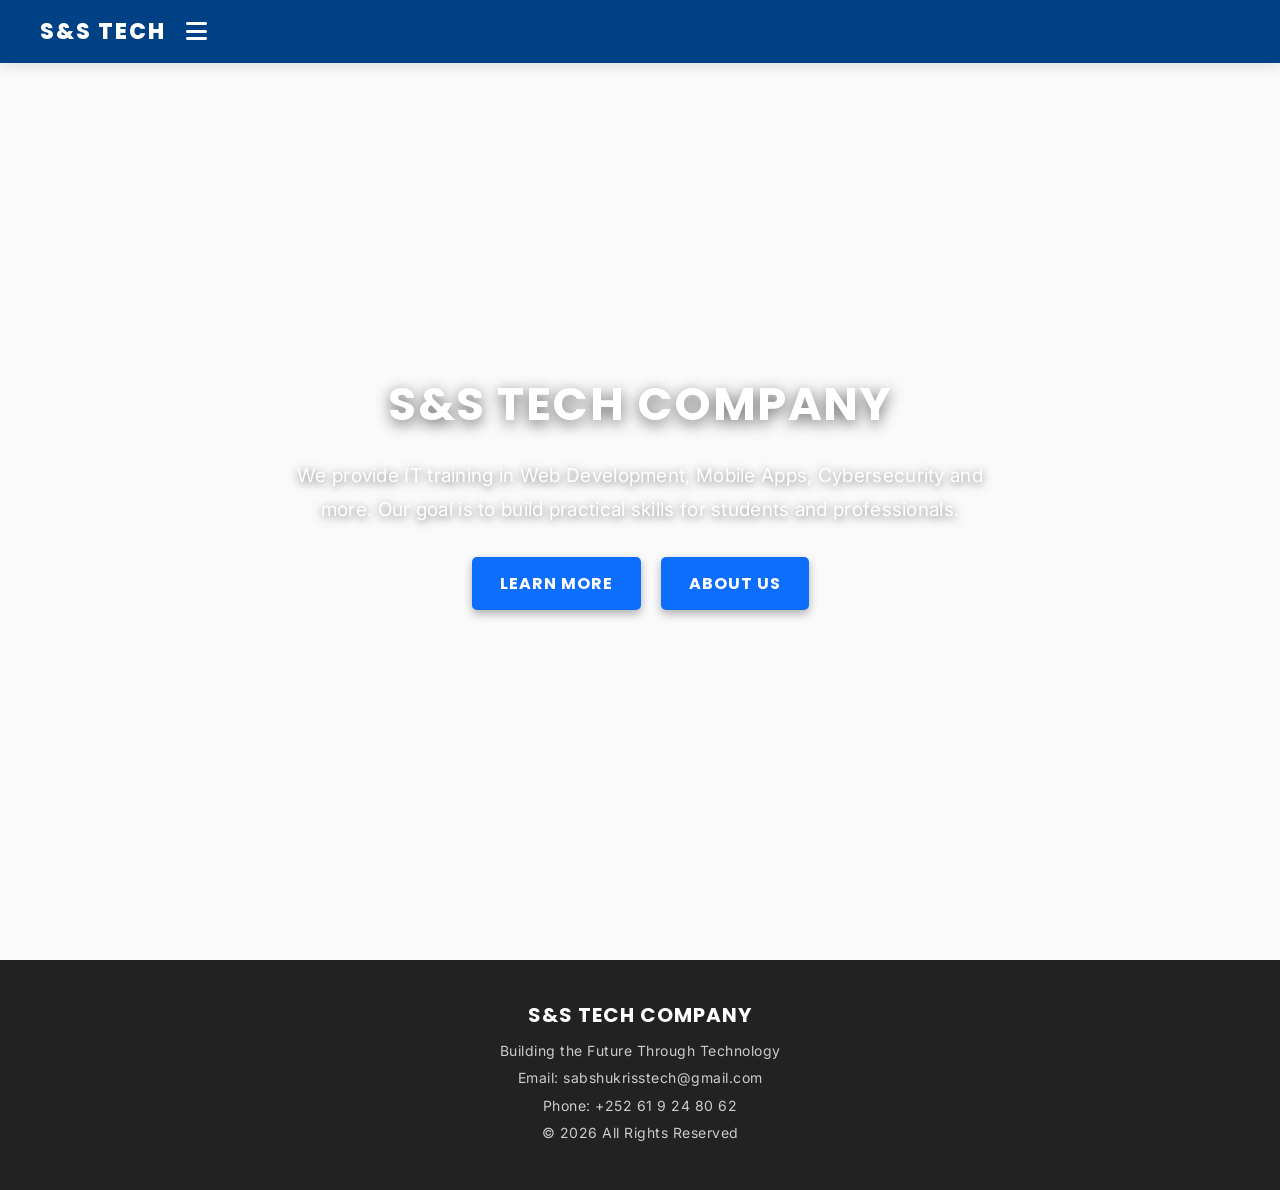
<file: index.html>
<!DOCTYPE html>
<html lang="en">
<head>
  <meta charset="UTF-8">
  <meta name="viewport" content="width=device-width, initial-scale=1.0">
  <title>S&S TECH COMPANY</title>
  <link rel="stylesheet" href="https://cdnjs.cloudflare.com/ajax/libs/font-awesome/6.4.0/css/all.min.css">
  <link href="https://fonts.googleapis.com/css2?family=Poppins:wght@400;600;800&family=Inter:wght@400;500&display=swap" rel="stylesheet">
  <link rel="stylesheet" href="css/style.css">
</head>
<body>

<header>
  <nav class="navbar">
    <div class="nav-logo">S&S TECH</div>
    <input type="checkbox" id="menu-toggle" class="menu-toggle">
    <label for="menu-toggle" class="hamburger"><i class="fas fa-bars"></i></label>
    <ul class="nav-links">
      <li><a href="index.html" class="active">Home</a></li>
      <li><a href="services.html">Services</a></li>
      <li><a href="gallery.html">Gallery</a></li>
      <li><a href="registration.html">Registration</a></li>
      <li><a href="team.html">About Us</a></li>
    </ul>
  </nav>
</header>

<section class="hero">
  <video autoplay muted loop playsinline class="bg-video">
    <source src="myvid.mp4" type="video/mp4">
  </video>
  <div class="hero-text">
    <h1>S&S TECH COMPANY</h1>
    <p>
      We provide IT training in Web Development, Mobile Apps, Cybersecurity
      and more. Our goal is to build practical skills for students and professionals.
    </p>
    <a href="services.html" class="btn">Learn More</a>
    <a href="team.html" class="btn">About Us</a>
  </div>
</section>

<footer>
  <h3>S&S TECH COMPANY</h3>
  <p>Building the Future Through Technology</p>
  <p>Email: sabshukrisstech@gmail.com</p>
  <p>Phone: +252 61 9 24 80 62</p>
  <p>© 2026 All Rights Reserved</p>
</footer>

</body>
</html>
</file>
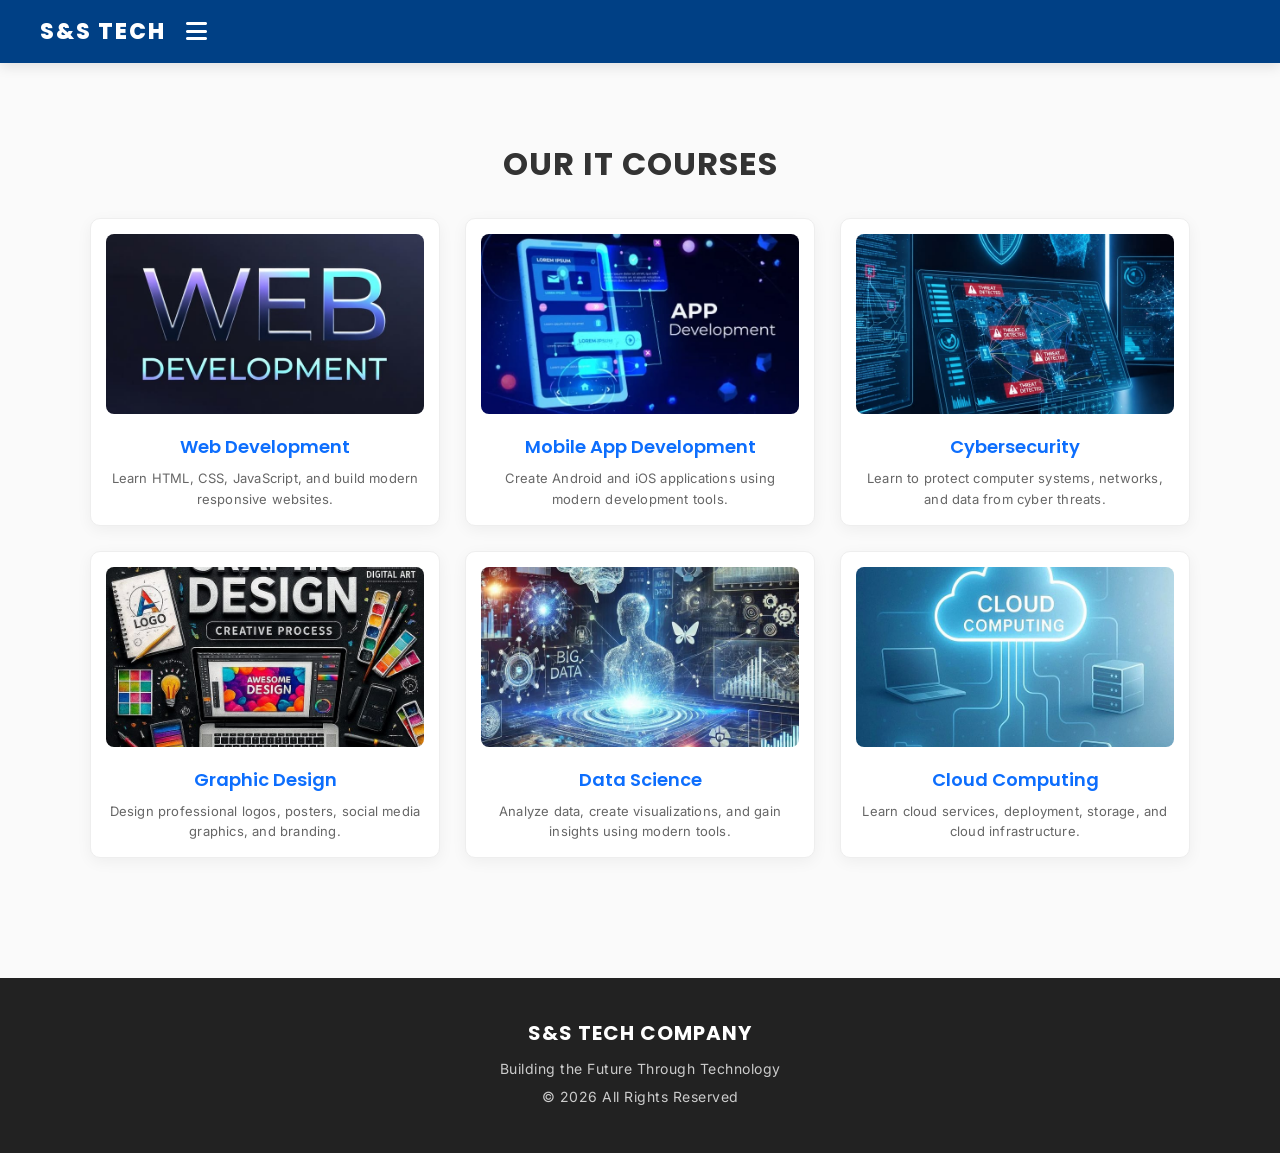
<file: gallery.html>
<!DOCTYPE html>
<html lang="en">
<head>
    <meta charset="UTF-8">
    <meta name="viewport" content="width=device-width, initial-scale=1.0">
    <title>Gallery | S&S TECH COMPANY</title>
    <link rel="stylesheet" href="https://cdnjs.cloudflare.com/ajax/libs/font-awesome/6.4.0/css/all.min.css">
    <link href="https://fonts.googleapis.com/css2?family=Poppins:wght@400;600;800&family=Inter:wght@400;500&display=swap" rel="stylesheet">
    <link rel="stylesheet" href="css/style.css">
</head>
<body>

<header>
  <nav class="navbar">
    <div class="nav-logo">S&S TECH</div>
    <input type="checkbox" id="menu-toggle" class="menu-toggle">
    <label for="menu-toggle" class="hamburger"><i class="fas fa-bars"></i></label>
    <ul class="nav-links">
      <li><a href="index.html">Home</a></li>
      <li><a href="services.html">Services</a></li>
      <li><a href="gallery.html" class="active">Gallery</a></li>
      <li><a href="registration.html">Registration</a></li>
      <li><a href="team.html">About Us</a></li>
    </ul>
  </nav>
</header>

<main>
  <section class="gallery">
      <h2>Our IT Courses</h2>
      <div class="gallery-container">
          <div class="gallery-item">
              <img src="images/web.jpeg" alt="Web Development Portfolio Matrix">
              <h3>Web Development</h3>
              <p>Learn HTML, CSS, JavaScript, and build modern responsive websites.</p>
          </div>
          <div class="gallery-item">
              <img src="images/app develpoment.jpeg" alt="Mobile Development Execution Project">
              <h3>Mobile App Development</h3>
              <p>Create Android and iOS applications using modern development tools.</p>
          </div>
          <div class="gallery-item">
              <img src="images/cyber.jpeg" alt="Cybersecurity Lab Infrastructure">
              <h3>Cybersecurity</h3>
              <p>Learn to protect computer systems, networks, and data from cyber threats.</p>
          </div>
          <div class="gallery-item">
              <img src="images/graphic.jpeg" alt="Graphic Layout Architecture">
              <h3>Graphic Design</h3>
              <p>Design professional logos, posters, social media graphics, and branding.</p>
          </div>
          <div class="gallery-item">
              <img src="images/data.jpeg" alt="Data Analytics Visualization Modality">
              <h3>Data Science</h3>
              <p>Analyze data, create visualizations, and gain insights using modern tools.</p>
          </div>
          <div class="gallery-item">
              <img src="images/cloud.jpeg" alt="Cloud Cluster Deployment Frame">
              <h3>Cloud Computing</h3>
              <p>Learn cloud services, deployment, storage, and cloud infrastructure.</p>
          </div>
      </div>
  </section>
</main>

<footer>
  <h3>S&S TECH COMPANY</h3>
  <p>Building the Future Through Technology</p>
  <p>© 2026 All Rights Reserved</p>
</footer>

</body>
</html>
</file>
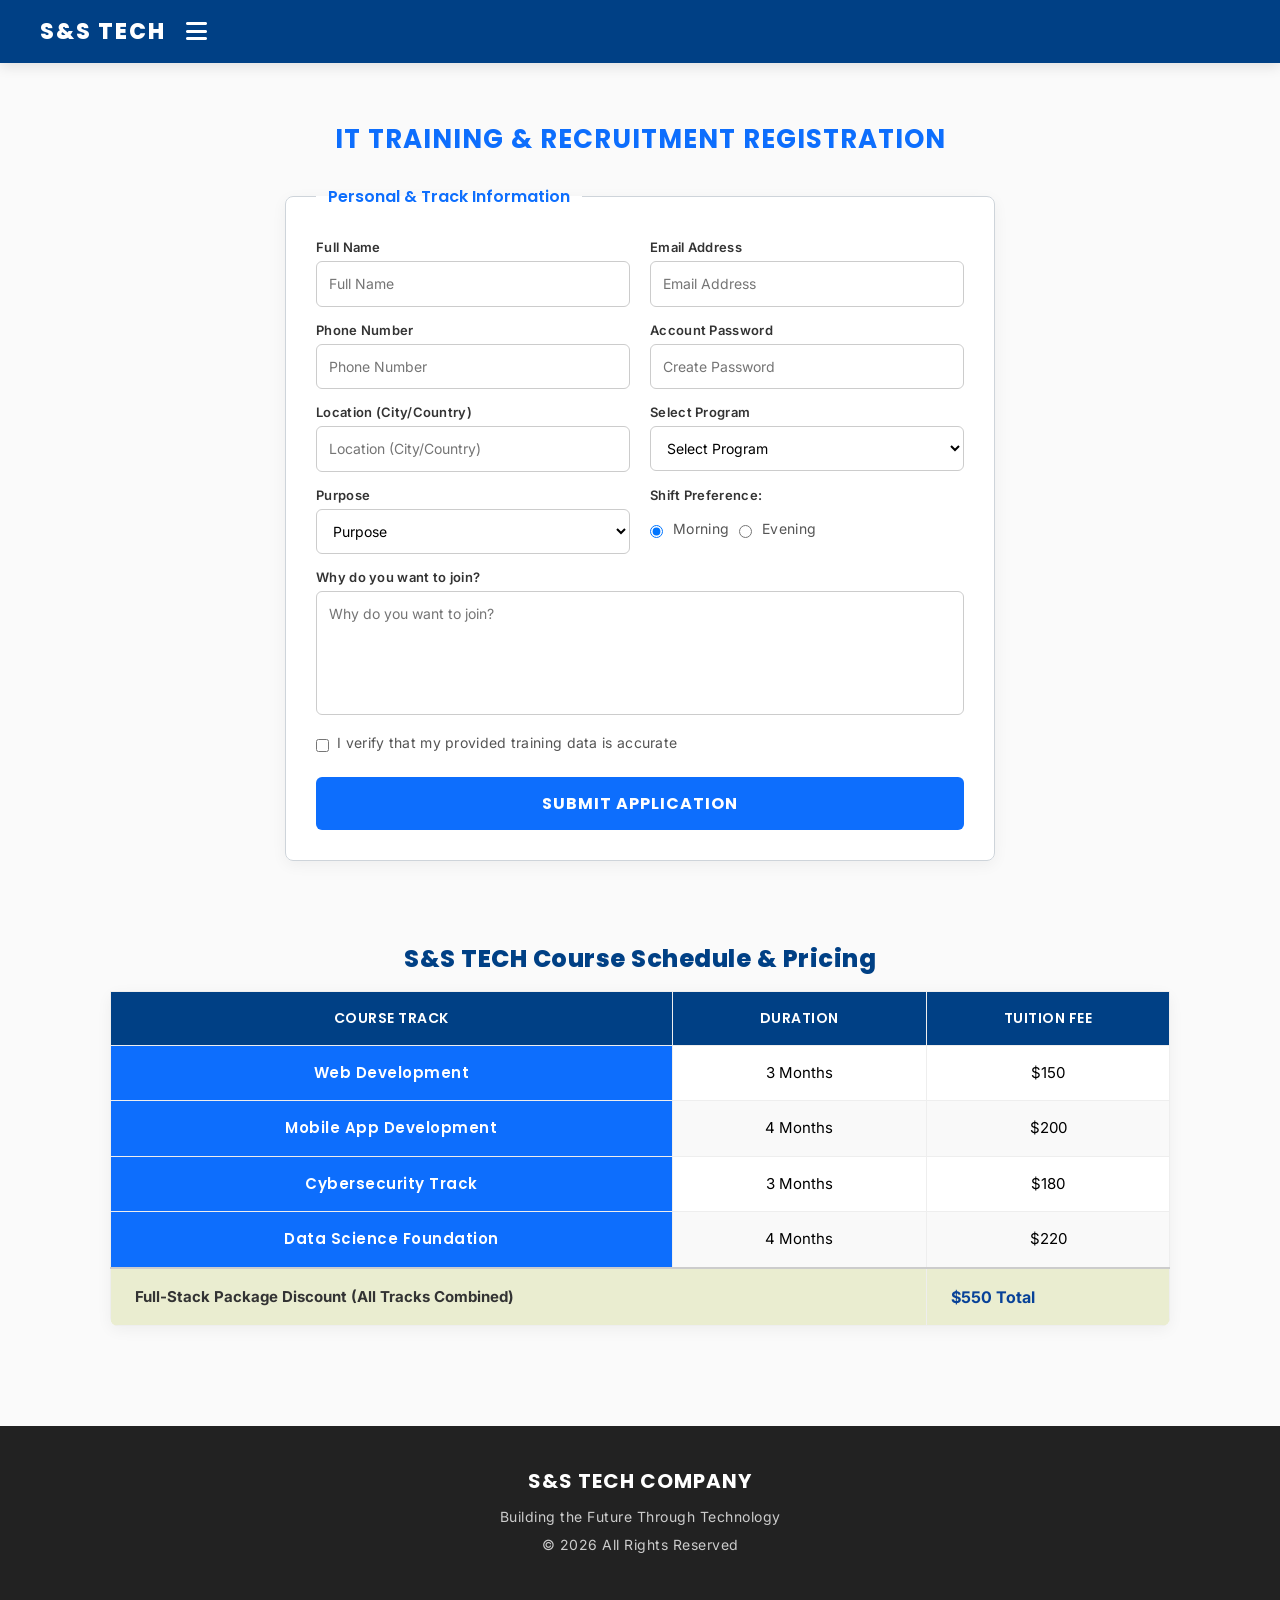
<file: registration.html>
<!DOCTYPE html>
<html lang="en">
<head>
    <meta charset="UTF-8">
    <meta name="viewport" content="width=device-width, initial-scale=1.0">
    <title>Registration | S&S TECH COMPANY</title>
    <link rel="stylesheet" href="https://cdnjs.cloudflare.com/ajax/libs/font-awesome/6.4.0/css/all.min.css">
    <link href="https://fonts.googleapis.com/css2?family=Poppins:wght@400;600;800&family=Inter:wght@400;500&display=swap" rel="stylesheet">
    <link rel="stylesheet" href="css/style.css">
</head>
<body>

<header>
  <nav class="navbar">
    <div class="nav-logo">S&S TECH</div>
    <input type="checkbox" id="menu-toggle" class="menu-toggle">
    <label for="menu-toggle" class="hamburger"><i class="fas fa-bars"></i></label>
    <ul class="nav-links">
      <li><a href="index.html">Home</a></li>
      <li><a href="services.html">Services</a></li>
      <li><a href="gallery.html">Gallery</a></li>
      <li><a href="registration.html" class="active">Registration</a></li>
      <li><a href="team.html">About Us</a></li>
    </ul>
  </nav>
</header>

<main>
  <section class="register-section">
    <h2>IT Training & Recruitment Registration</h2>
    <form class="register-form">
      <fieldset>
        <legend>Personal & Track Information</legend>
        
        <div class="row">
          <div>
            <label for="reg-name">Full Name</label>
            <input type="text" id="reg-name" placeholder="Full Name" required minlength="3">
          </div>
          <div>
            <label for="reg-email">Email Address</label>
            <input type="email" id="reg-email" placeholder="Email Address" required>
          </div>
        </div>

        <div class="row">
          <div>
            <label for="reg-tel">Phone Number</label>
            <input type="tel" id="reg-tel" placeholder="Phone Number" required>
          </div>
          <div>
            <label for="reg-pass">Account Password</label>
            <input type="password" id="reg-pass" placeholder="Create Password" required minlength="6">
          </div>
        </div>

        <div class="row">
          <div>
            <label for="reg-loc">Location (City/Country)</label>
            <input type="text" id="reg-loc" placeholder="Location (City/Country)" required>
          </div>
          <div>
            <label for="reg-program">Select Program</label>
            <select id="reg-program" required>
              <option value="">Select Program</option>
              <option value="web">Web Development</option>
              <option value="mobile">Mobile App Development</option>
              <option value="cyber">Cybersecurity</option>
              <option value="data">Data Science</option>
              <option value="cloud">Cloud Computing</option>
              <option value="graphic">Graphic Design</option>
            </select>
          </div>
        </div>

        <div class="row">
          <div>
            <label for="reg-purpose">Purpose</label>
            <select id="reg-purpose" required>
              <option value="">Purpose</option>
              <option value="train">Training</option>
              <option value="job">Job Application</option>
              <option value="intern">Internship</option>
            </select>
          </div>
          <div class="radio-group-container">
            <label>Shift Preference:</label>
            <div class="radio-options">
              <input type="radio" id="shift-morning" name="shift" value="morning" checked>
              <label for="shift-morning" class="label-inline">Morning</label>
              <input type="radio" id="shift-evening" name="shift" value="evening">
              <label for="shift-evening" class="label-inline">Evening</label>
            </div>
          </div>
        </div>

        <div>
          <label for="reg-msg">Why do you want to join?</label>
          <textarea id="reg-msg" placeholder="Why do you want to join?" rows="5"></textarea>
        </div>

        <div class="checkbox-container">
          <input type="checkbox" id="reg-terms" required>
          <label for="reg-terms" class="label-inline">I verify that my provided training data is accurate</label>
        </div>

        <button type="submit">Submit Application</button>
      </fieldset>
    </form>
  </section>

  <section class="table-section">
    <table>
      <caption>S&S TECH Course Schedule & Pricing</caption>
      <thead>
        <tr>
          <th scope="col">Course Track</th>
          <th scope="col">Duration</th>
          <th scope="col">Tuition Fee</th>
        </tr>
      </thead>
      <tbody>
        <tr>
          <th scope="row">Web Development</th>
          <td>3 Months</td>
          <td>$150</td>
        </tr>
        <tr>
          <th scope="row">Mobile App Development</th>
          <td>4 Months</td>
          <td>$200</td>
        </tr>
        <tr>
          <th scope="row">Cybersecurity Track</th>
          <td>3 Months</td>
          <td>$180</td>
        </tr>
        <tr>
          <th scope="row">Data Science Foundation</th>
          <td>4 Months</td>
          <td>$220</td>
        </tr>
      </tbody>
      <tfoot>
        <tr>
          <td colspan="2">Full-Stack Package Discount (All Tracks Combined)</td>
          <td><strong>$550 Total</strong></td>
        </tr>
      </tfoot>
    </table>
  </section>
</main>

<footer>
  <h3>S&S TECH COMPANY</h3>
  <p>Building the Future Through Technology</p>
  <p>© 2026 All Rights Reserved</p>
</footer>

</body>
</html>
</file>
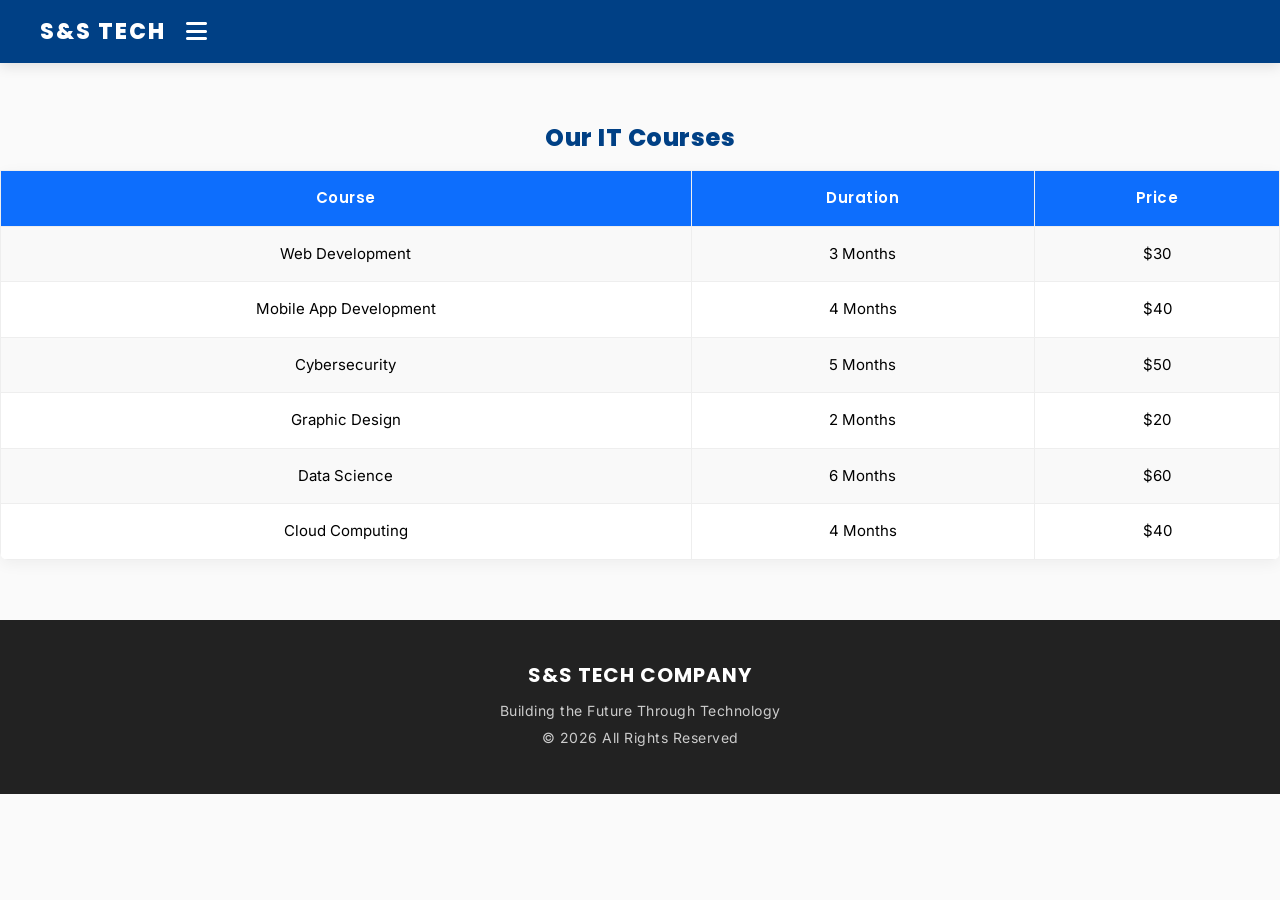
<file: services.html>
<!DOCTYPE html>
<html lang="en">
<head>
    <meta charset="UTF-8">
    <meta name="viewport" content="width=device-width, initial-scale=1.0">
    <title>Services | S&S TECH COMPANY</title>
    <link rel="stylesheet" href="https://cdnjs.cloudflare.com/ajax/libs/font-awesome/6.4.0/css/all.min.css">
    <link href="https://fonts.googleapis.com/css2?family=Poppins:wght@400;600;800&family=Inter:wght@400;500&display=swap" rel="stylesheet">
    <link rel="stylesheet" href="css/style.css">
</head>
<body>

<header>
  <nav class="navbar">
    <div class="nav-logo">S&S TECH</div>
    <input type="checkbox" id="menu-toggle" class="menu-toggle">
    <label for="menu-toggle" class="hamburger"><i class="fas fa-bars"></i></label>
    <ul class="nav-links">
      <li><a href="index.html">Home</a></li>
      <li><a href="services.html" class="active">Services</a></li>
      <li><a href="gallery.html">Gallery</a></li>
      <li><a href="registration.html">Registration</a></li>
      <li><a href="team.html">About Us</a></li>
    </ul>
  </nav>
</header>

<main style="padding-top: 40px;">
    <table>
        <caption>Our IT Courses</caption>
        <tr>
            <th>Course</th>
            <th>Duration</th>
            <th>Price</th>
        </tr>
        <tr>
            <td>Web Development</td>
            <td>3 Months</td>
            <td>$30</td>
        </tr>
        <tr>
            <td>Mobile App Development</td>
            <td>4 Months</td>
            <td>$40</td>
        </tr>
        <tr>
            <td>Cybersecurity</td>
            <td>5 Months</td>
            <td>$50</td>
        </tr>
        <tr>
            <td>Graphic Design</td>
            <td>2 Months</td>
            <td>$20</td>
        </tr>
        <tr>
            <td>Data Science</td>
            <td>6 Months</td>
            <td>$60</td>
        </tr>
        <tr>
            <td>Cloud Computing</td>
            <td>4 Months</td>
            <td>$40</td>
        </tr>
    </table>
</main>

<footer>
  <h3>S&S TECH COMPANY</h3>
  <p>Building the Future Through Technology</p>
  <p>© 2026 All Rights Reserved</p>
</footer>

</body>
</html>
</file>
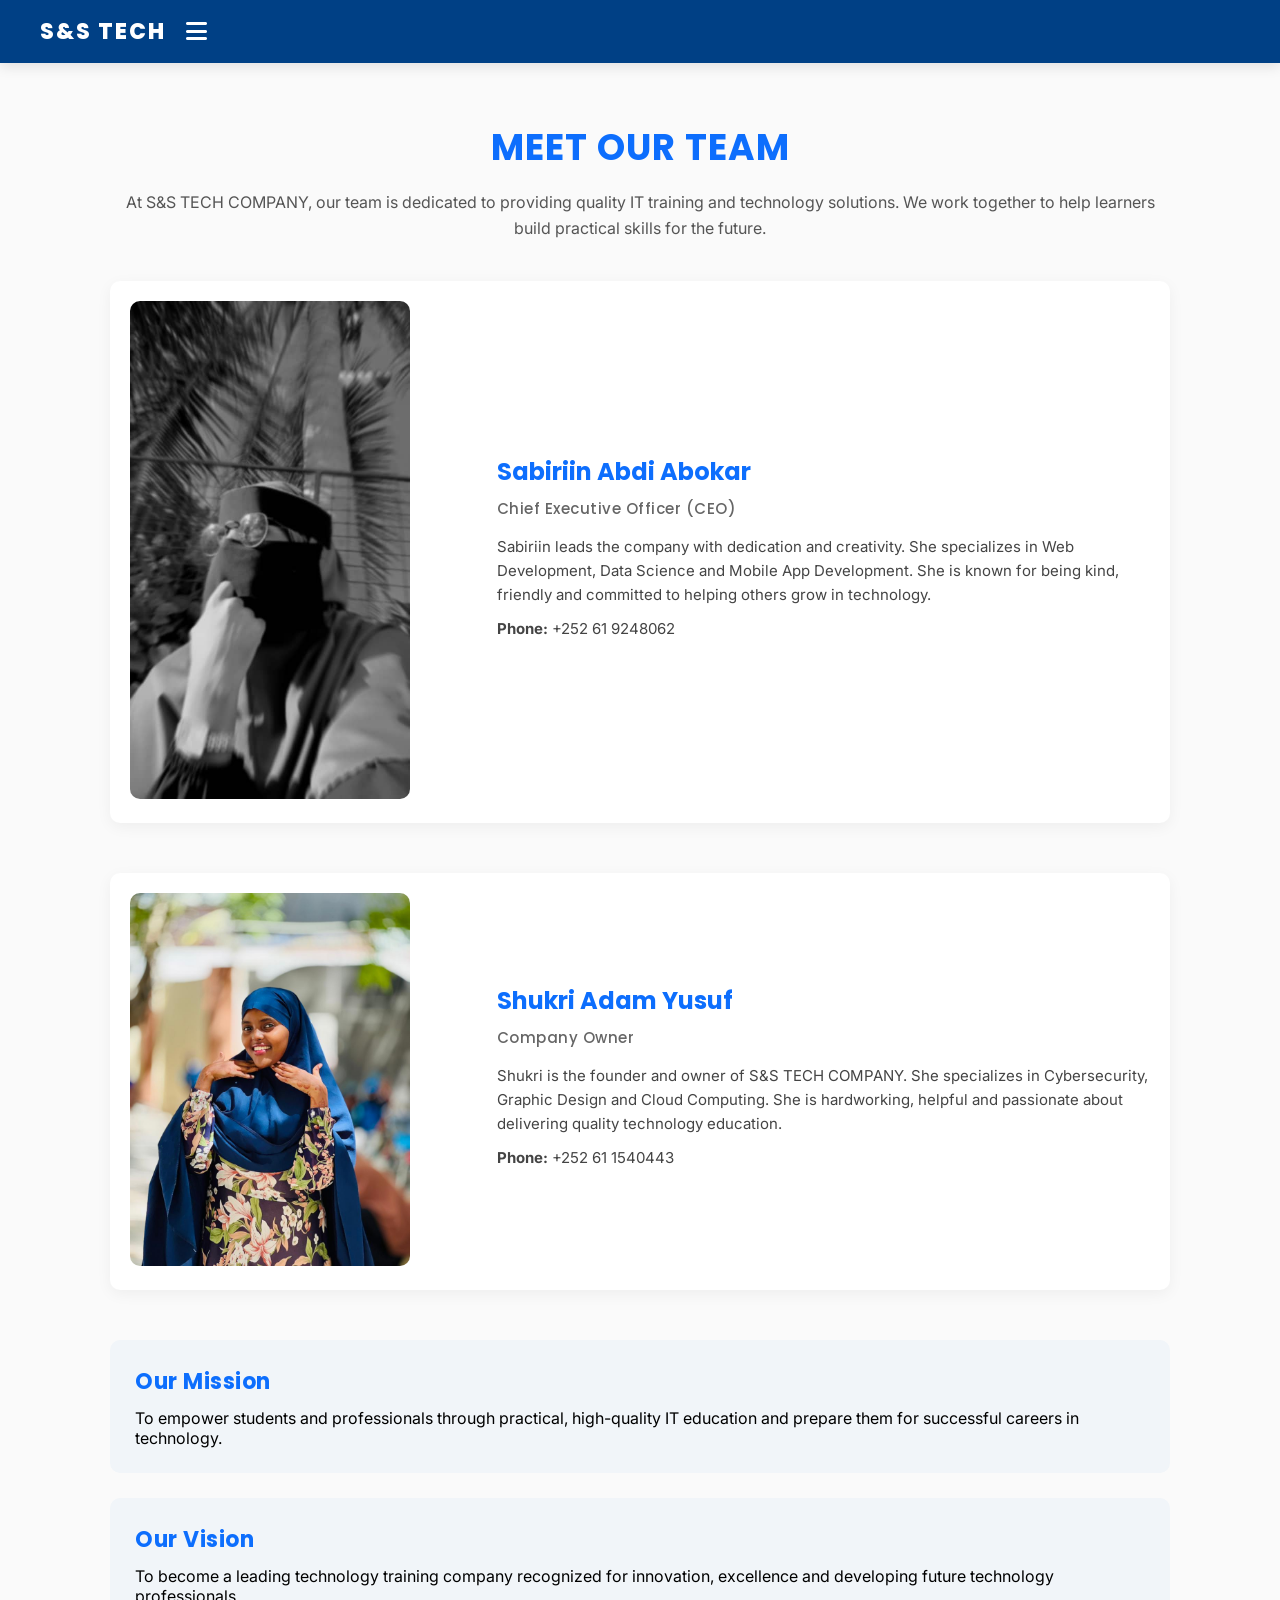
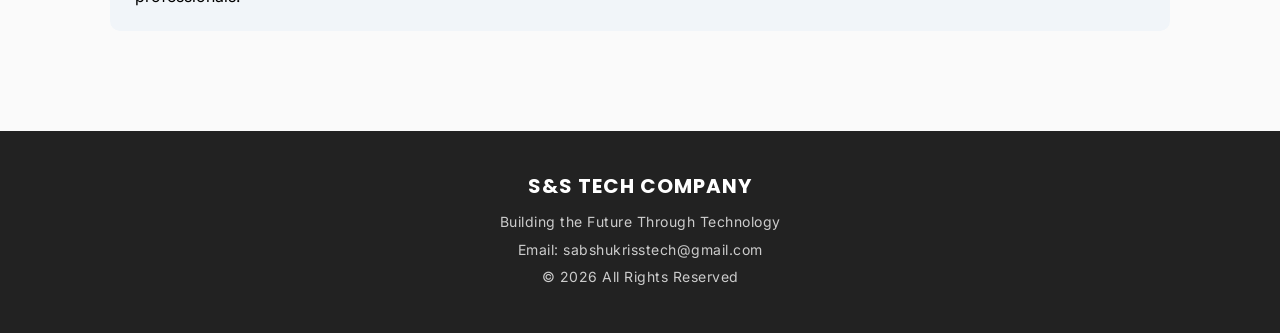
<file: team.html>
<!DOCTYPE html>
<html lang="en">
<head>
    <meta charset="UTF-8">
    <meta name="viewport" content="width=device-width, initial-scale=1.0">
    <title>About Us | S&S TECH COMPANY</title>
    <link rel="stylesheet" href="https://cdnjs.cloudflare.com/ajax/libs/font-awesome/6.4.0/css/all.min.css">
    <link href="https://fonts.googleapis.com/css2?family=Poppins:wght@400;600;800&family=Inter:wght@400;500&display=swap" rel="stylesheet">
    <link rel="stylesheet" href="css/style.css">
</head>
<body>

<header>
    <nav class="navbar">
        <div class="nav-logo">S&S TECH</div>
        <input type="checkbox" id="menu-toggle" class="menu-toggle">
        <label for="menu-toggle" class="hamburger"><i class="fas fa-bars"></i></label>
        <ul class="nav-links">
            <li><a href="index.html">Home</a></li>
            <li><a href="services.html">Services</a></li>
            <li><a href="gallery.html">Gallery</a></li>
            <li><a href="registration.html">Registration</a></li>
            <li><a href="team.html" class="active">About Us</a></li>
        </ul>
    </nav>
</header>

<section class="team-page">
    <h1>Meet Our Team</h1>
    <p class="intro">
        At S&S TECH COMPANY, our team is dedicated to providing quality IT training and technology solutions. We work together to help learners build practical skills for the future.
    </p>

    <div class="member">
        <div class="photo">
            <img src="images/sabirin.jpeg" alt="Sabiriin">
        </div>
        <div class="info">
            <h2>Sabiriin Abdi Abokar</h2>
            <h4>Chief Executive Officer (CEO)</h4>
            <p>
                Sabiriin leads the company with dedication and creativity.
                She specializes in Web Development, Data Science and Mobile App Development.
                She is known for being kind, friendly and committed to helping others grow in technology.
            </p>
            <p><strong>Phone:</strong> +252 61 9248062</p>
        </div>
    </div>

    <div class="member">
        <div class="photo">
            <img src="images/shukrii.jpeg" alt="Shukri">
        </div>
        <div class="info">
            <h2>Shukri Adam Yusuf</h2>
            <h4>Company Owner</h4>
            <p>
                Shukri is the founder and owner of S&S TECH COMPANY.
                She specializes in Cybersecurity, Graphic Design and Cloud Computing.
                She is hardworking, helpful and passionate about delivering quality technology education.
            </p>
            <p><strong>Phone:</strong> +252 61 1540443</p>
        </div>
    </div>

    <div class="mission">
        <h2>Our Mission</h2>
        <p>To empower students and professionals through practical, high-quality IT education and prepare them for successful careers in technology.</p>
    </div>

    <div class="vision">
        <h2>Our Vision</h2>
        <p>To become a leading technology training company recognized for innovation, excellence and developing future technology professionals.</p>
    </div>
</section>

<footer>
    <h3>S&S TECH COMPANY</h3>
    <p>Building the Future Through Technology</p>
    <p>Email: sabshukrisstech@gmail.com</p>
    <p>© 2026 All Rights Reserved</p>
</footer>

</body>
</html>
</file>
<file: css/style.css>
:root {
  --primary-blue: #004085;
  --secondary-blue: #003366;
  --accent-blue: #0d6efd;
  --hover-blue: #084298;
  --light-blue: #63b3ed;
  --bg-clean: #fafafa;
  --card-white: #ffffff;
  --text-dark: #333333;
  --text-muted: #666666;
  --font-headers: 'Poppins', sans-serif;
  --font-body: 'Inter', sans-serif;
}

* {
  margin: 0;
  padding: 0;
  box-sizing: border-box;
}

body {
  font-family: var(--font-body);
  padding-top: 80px;
  background-color: var(--bg-clean);
}

.navbar {
  position: fixed;
  top: 0;
  left: 0;
  width: 100%;
  background: var(--primary-blue);
  padding: 15px 40px;
  display: flex;
  justify-content: flex-start;
  gap: 20px;
  align-items: center;
  z-index: 1000;
  box-shadow: 0 4px 12px rgba(0,0,0,0.1);
}

.nav-logo {
  font-family: var(--font-headers);
  color: white;
  font-size: 22px;
  font-weight: 800;
  letter-spacing: 2px;
  text-transform: uppercase;
}

.nav-links {
  display: none; 
  position: absolute;
  top: 100%;
  left: 0;
  width: 100%;
  background: var(--secondary-blue);
  flex-direction: column;
  gap: 0;
  text-align: center;
  box-shadow: 0 4px 10px rgba(0,0,0,0.1);
}

.nav-links li {
  border-bottom: 1px solid rgba(255,255,255,0.1);
}

.nav-links a {
  display: block;
  padding: 15px;
  text-decoration: none;
  color: #e2e8f0;
  font-weight: 500;
  font-size: 15px;
  letter-spacing: 0.5px;
  transition: color 0.3s ease;
}

.nav-links a:hover, 
.nav-links a.active {
  color: var(--light-blue);
}

.hamburger {
  display: block;
  color: white;
  font-size: 24px;
  cursor: pointer;
}

.menu-toggle {
  display: none;
}

.menu-toggle:checked ~ .nav-links {
  display: flex;
}

.hero {
  position: relative;
  display: flex;
  align-items: center;
  justify-content: center;
  padding: 40px;
  width: 100%;
  height: calc(100vh - 80px);
  overflow: hidden;
}

.bg-video {
  position: absolute;
  top: 0;
  left: 0;
  width: 100%;
  height: 100%;
  object-fit: cover;
  z-index: 1;
}

.hero-text {
  position: relative;
  z-index: 2;
  text-align: center;
  max-width: 700px;
}

.hero-text h1 {
  font-family: var(--font-headers);
  font-size: 46px;
  color: #ffffff;
  margin-bottom: 20px;
  text-shadow: 0 4px 15px rgba(0, 0, 0, 0.6);
  letter-spacing: 1.5px;
  text-transform: uppercase;
}

.hero-text p {
  font-size: 19px;
  line-height: 1.8;
  margin-bottom: 30px;
  color: #ffffff;
  text-shadow: 0 2px 10px rgba(0, 0, 0, 0.6);
  letter-spacing: 0.3px;
}

.btn {
  font-family: var(--font-headers);
  display: inline-block;
  padding: 14px 28px;
  background: var(--accent-blue);
  color: white;
  text-decoration: none;
  border-radius: 5px;
  margin: 0 8px;
  font-weight: bold;
  font-size: 16px;
  letter-spacing: 1px;
  text-transform: uppercase;
  transition: background 0.3s;
  box-shadow: 0 4px 10px rgba(0, 0, 0, 0.3);
}

.btn:hover {
  background: var(--hover-blue);
}

.gallery {
  text-align: center;
  padding: 60px 20px;
}

.gallery h2 {
  font-family: var(--font-headers);
  font-size: 32px;
  margin-bottom: 30px;
  color: var(--text-dark);
  letter-spacing: 1px;
  text-transform: uppercase;
}

.gallery-container {
  display: grid;
  grid-template-columns: repeat(auto-fit, minmax(280px, 1fr));
  gap: 25px;
  max-width: 1100px;
  margin: 0 auto;
}

.gallery-item {
  border: 1px solid #eee;
  border-radius: 10px;
  padding: 15px;
  box-shadow: 0 4px 15px rgba(0,0,0,0.05);
  background: var(--card-white);
  transition: transform 0.3s ease, box-shadow 0.3s ease;
}

.gallery-item:hover {
  transform: translateY(-5px);
  box-shadow: 0 8px 25px rgba(0,0,0,0.1);
}

.gallery-item img {
  width: 100%;
  height: 180px;
  border-radius: 8px;
  object-fit: cover;
}

.gallery-item h3 {
  font-family: var(--font-headers);
  margin-top: 15px;
  color: var(--accent-blue);
  font-size: 18px;
  font-weight: 600;
}

.gallery-item p {
  font-size: 13px;
  line-height: 1.6;
  color: var(--text-muted);
  margin-top: 8px;
  letter-spacing: 0.2px;
}

.register-section {
  padding: 40px 20px;
  max-width: 750px;
  margin: auto;
}

.register-section h2 {
  font-family: var(--font-headers);
  text-align: center;
  margin-bottom: 25px;
  font-size: 26px;
  color: var(--accent-blue);
  letter-spacing: 1px;
  text-transform: uppercase;
}

.register-form fieldset {
  border: 1px solid #ced4da;
  border-radius: 8px;
  padding: 30px;
  background-color: var(--card-white);
  box-shadow: 0 4px 15px rgba(0,0,0,0.05);
}

.register-form legend {
  font-family: var(--font-headers);
  font-weight: 600;
  padding: 0 12px;
  color: var(--accent-blue);
  font-size: 16px;
}

.register-form .row {
  display: flex;
  gap: 20px;
  margin-bottom: 15px;
}

.register-form .row > div {
  flex: 1;
}

.register-form label {
  display: block;
  font-size: 13px;
  font-weight: 600;
  margin-bottom: 6px;
  color: var(--text-dark);
  letter-spacing: 0.3px;
}

.register-form input, 
.register-form select, 
.register-form textarea {
  font-family: var(--font-body);
  width: 100%;
  padding: 12px;
  border: 1px solid #ccc;
  border-radius: 6px;
  font-size: 14px;
  outline: none;
  line-height: 1.4;
  background-color: #fff;
}

.register-form input:focus, 
.register-form select:focus, 
.register-form textarea:focus {
  border-color: var(--accent-blue);
  box-shadow: 0 0 5px rgba(13, 110, 253, 0.2);
}

.register-form textarea {
  resize: none;
  margin-bottom: 15px;
}

.radio-group-container {
  display: flex;
  flex-direction: column;
}

.radio-options {
  display: flex;
  align-items: center;
  gap: 10px;
  height: 45px;
}

.radio-options input[type="radio"] {
  width: auto;
  cursor: pointer;
}

.checkbox-container {
  display: flex;
  align-items: center;
  margin-bottom: 20px;
}

.checkbox-container input[type="checkbox"] {
  width: auto;
  margin-right: 8px;
  cursor: pointer;
}

.register-form .label-inline {
  display: inline;
  font-weight: normal;
  font-size: 14px;
  color: #555;
  cursor: pointer;
}

.register-form button {
  font-family: var(--font-headers);
  width: 100%;
  padding: 14px;
  background: var(--accent-blue);
  color: white;
  border: none;
  border-radius: 6px;
  font-size: 16px;
  font-weight: bold;
  letter-spacing: 1px;
  text-transform: uppercase;
  cursor: pointer;
  transition: background 0.3s;
}

.register-form button:hover {
  background: var(--hover-blue);
}

.table-section {
  padding: 40px 20px;
  max-width: 1100px;
  margin: 0 auto;
}

table {
  width: 100%;
  border-collapse: collapse;
  text-align: center;
  box-shadow: 0 4px 15px rgba(0,0,0,0.05);
  background: var(--card-white);
  border-radius: 8px;
  overflow: hidden;
}

th, td {
  border: 1px solid #eeeeee;
  padding: 16px;
  font-size: 15px;
  line-height: 1.5;
}

th {
  font-family: var(--font-headers);
  background-color: var(--accent-blue);
  color: white;
  font-weight: 600;
  letter-spacing: 0.5px;
}

thead th {
  background-color: var(--primary-blue);
  text-transform: uppercase;
  font-size: 14px;
}

tbody tr:nth-child(even) {
  background-color: #f9f9f9;
}

tbody tr:hover {
  background-color: #f1f5f9;
}

tfoot td {
  background-color: #eaedd0;
  font-weight: bold;
  color: var(--text-dark);
  text-align: left;
  padding-left: 24px;
  border-top: 2px solid #ccc;
}

tfoot td strong {
  color: var(--hover-blue);
  font-size: 16px;
}

caption {
  font-family: var(--font-headers);
  caption-side: top;
  font-size: 24px;
  font-weight: 800;
  margin-bottom: 15px;
  color: var(--primary-blue);
  letter-spacing: 0.5px;
}

.team-page {
  max-width: 1100px;
  margin: auto;
  padding: 40px 20px;
}

.team-page h1 {
  font-family: var(--font-headers);
  text-align: center;
  color: var(--accent-blue);
  margin-bottom: 15px;
  font-size: 36px;
  letter-spacing: 1px;
  text-transform: uppercase;
}

.intro {
  text-align: center;
  margin-bottom: 40px;
  color: #555;
  font-size: 16px;
  line-height: 1.6;
}

.member {
  display: flex;
  align-items: center;
  gap: 40px;
  margin-bottom: 50px;
  background: var(--card-white);
  padding: 20px;
  border-radius: 10px;
  box-shadow: 0 4px 15px rgba(0,0,0,0.05);
}

.photo {
  flex: 1;
}

.photo img {
  width: 100%;
  max-width: 280px;
  border-radius: 10px;
}

.info {
  flex: 2;
}

.info h2 {
  font-family: var(--font-headers);
  color: var(--accent-blue);
  margin-bottom: 8px;
  font-size: 24px;
}

.info h4 {
  font-family: var(--font-headers);
  margin-bottom: 15px;
  color: var(--text-muted);
  font-size: 15px;
  font-weight: 500;
  letter-spacing: 0.5px;
}

.info p {
  margin-bottom: 10px;
  line-height: 1.6;
  color: #444;
  font-size: 15px;
}

.mission, .vision {
  background: #f1f5f9;
  padding: 25px;
  margin-top: 25px;
  border-radius: 10px;
}

.mission h2, .vision h2 {
  font-family: var(--font-headers);
  color: var(--accent-blue);
  margin-bottom: 10px;
  font-size: 22px;
  letter-spacing: 0.5px;
}

footer {
  text-align: center;
  padding: 40px 20px;
  background: #222222;
  color: #bbbbbb;
  margin-top: 60px;
  width: 100%;
}

footer h3 {
  font-family: var(--font-headers);
  color: #ffffff;
  margin-bottom: 10px;
  font-size: 20px;
  letter-spacing: 1px;
  text-transform: uppercase;
}

footer p {
  font-size: 14px;
  color: #cccccc;
  margin: 5px 0;
  line-height: 1.6;
  letter-spacing: 0.5px;
}

@media (max-width: 768px) {
  .navbar {
    padding: 15px 20px;
  }

  .hero {
    flex-direction: column-reverse;
    padding: 20px;
    text-align: center;
  }
  
  .hero-text h1 {
    text-align: center;
    font-size: 28px;
  }

  .hero-text p {
    margin: 0 auto 20px auto;
  }

  .register-form .row {
    flex-direction: column;
    gap: 15px;
  }

  table {
    display: block;
    overflow-x: auto;
    width: 100%;
  }

  .member {
    flex-direction: column;
    text-align: center;
  }
}
</file>
